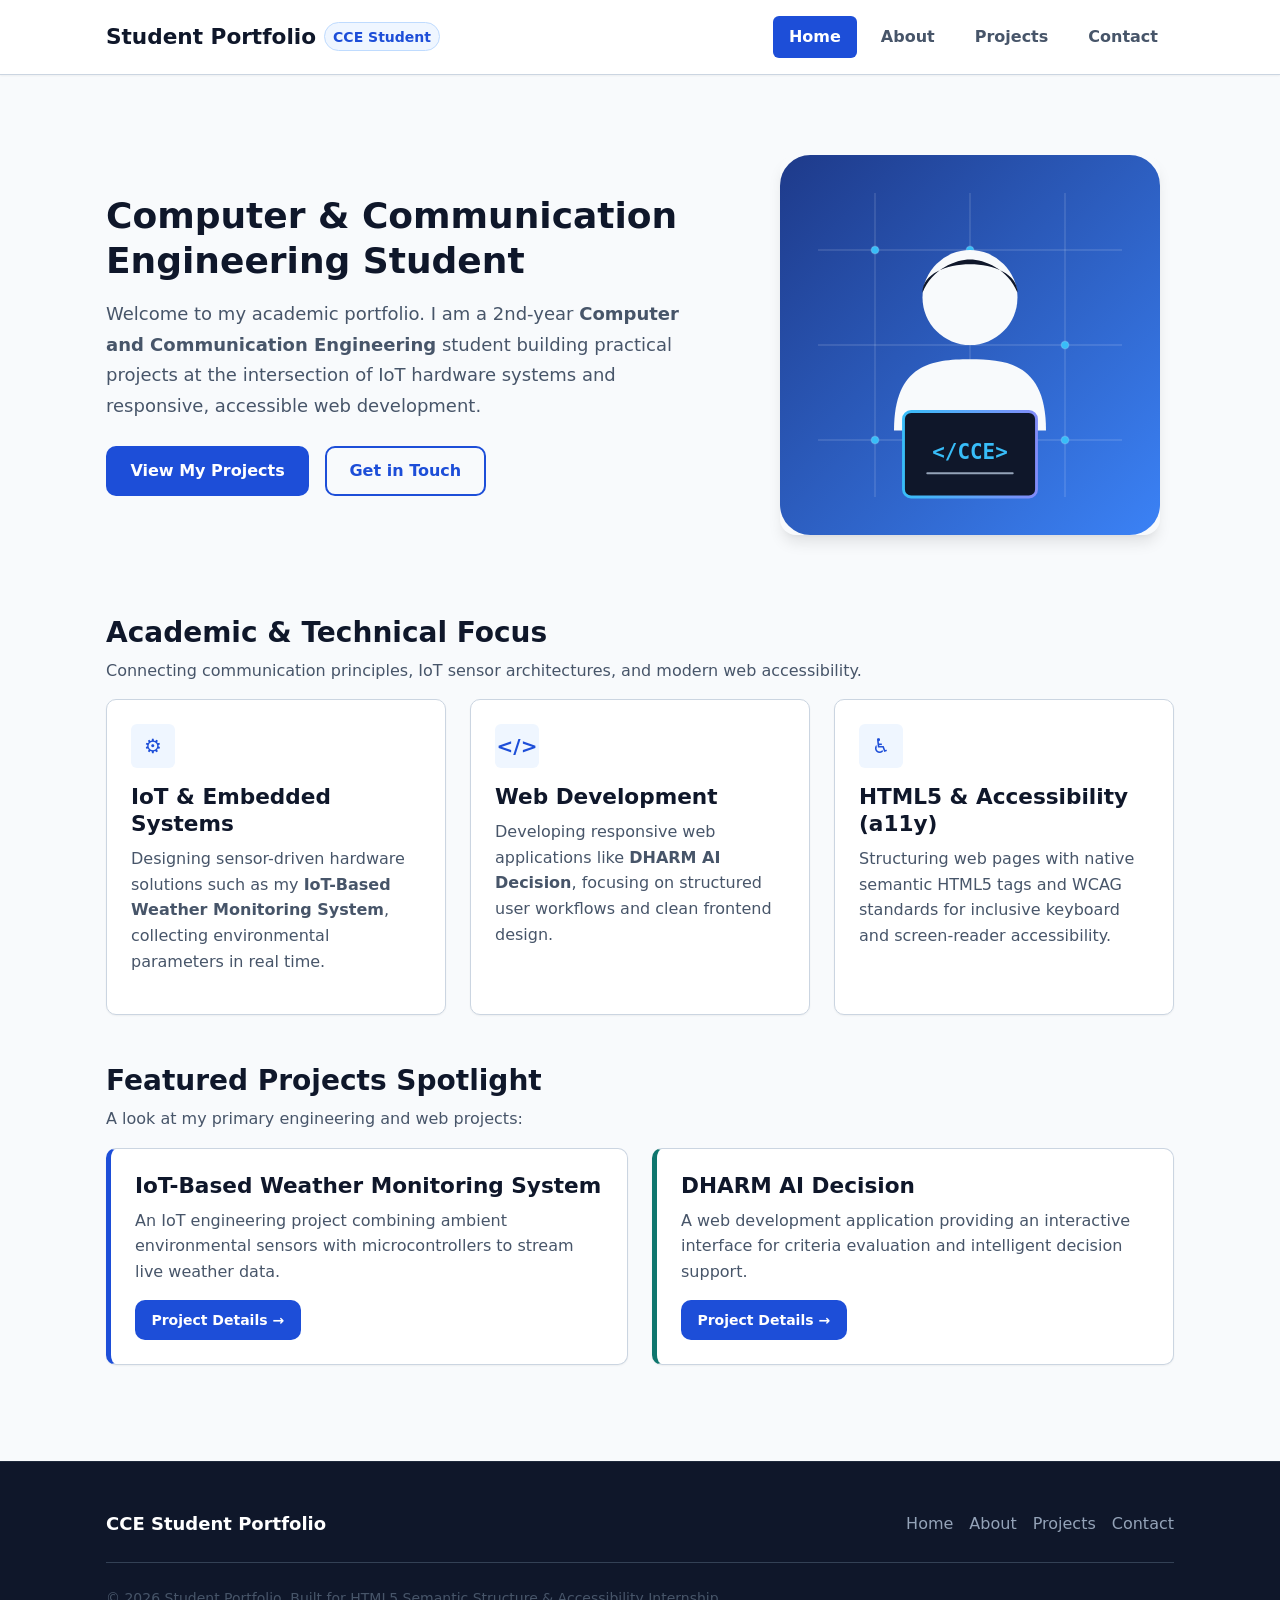
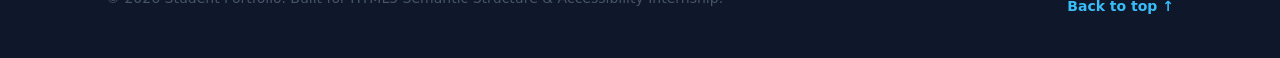
<file: index.html>
<!DOCTYPE html>
<html lang="en">
<head>
  <!-- Character encoding ensures correct rendering of standard and special characters -->
  <meta charset="UTF-8">
  <!-- Viewport meta tag makes the website responsive on mobile and desktop devices -->
  <meta name="viewport" content="width=device-width, initial-scale=1.0">
  
  <!-- SEO-friendly title and meta description -->
  <title>Student Portfolio | 2nd-Year Computer &amp; Communication Engineering</title>
  <meta name="description" content="Portfolio of a 2nd-year Computer and Communication Engineering student featuring an IoT-Based Weather Monitoring System, DHARM AI Decision web project, and accessible design.">
  <meta name="author" content="Computer &amp; Communication Engineering Student">

  <!-- External Stylesheet -->
  <link rel="stylesheet" href="style.css">
</head>
<body id="top">

  <!-- 
    ACCESSIBILITY FEATURE: Skip Link
    Allows keyboard and screen-reader users to skip repeated navigation links 
    and jump straight to the unique content of this page.
  -->
  <a href="#main-content" class="skip-link">Skip to main content</a>

  <!-- 
    SEMANTIC ELEMENT: <header>
    Represents introductory content and navigational aids for the entire website.
  -->
  <header class="site-header">
    <div class="container">
      <!-- Site Brand / Identity -->
      <a href="index.html" class="brand-link" aria-label="Student Portfolio Home">
        Student Portfolio
        <span class="brand-badge">CCE Student</span>
      </a>

      <!-- 
        SEMANTIC ELEMENT: <nav>
        Defines a block of primary navigation links.
        aria-label="Main Navigation" provides screen reader users with a clear landmark description.
      -->
      <nav class="main-nav" aria-label="Main Navigation">
        <ul>
          <!-- aria-current="page" informs assistive technologies which link represents the active page -->
          <li><a href="index.html" class="active" aria-current="page">Home</a></li>
          <li><a href="about.html">About</a></li>
          <li><a href="projects.html">Projects</a></li>
          <li><a href="contact.html">Contact</a></li>
        </ul>
      </nav>
    </div>
  </header>

  <!-- 
    SEMANTIC ELEMENT: <main>
    Contains the central, unique content of this document. Only one visible <main> 
    should exist per page. The id="main-content" is targeted by the skip link.
  -->
  <main id="main-content">
    <div class="container">

      <!-- 
        SEMANTIC ELEMENT: <section>
        Groups thematically related content together. 
        aria-labelledby connects this section to its primary heading for screen readers.
      -->
      <section class="hero-section" aria-labelledby="hero-title">
        <div class="hero-content">
          <!-- 
            HEADING HIERARCHY: <h1>
            Each page should have exactly one <h1> that clearly states the page's main topic.
          -->
          <h1 id="hero-title">Computer &amp; Communication Engineering Student</h1>
          <p class="hero-subtitle">
            Welcome to my academic portfolio. I am a 2nd-year <strong>Computer and Communication Engineering</strong> 
            student building practical projects at the intersection of IoT hardware systems and responsive, 
            accessible web development.
          </p>
          <div class="hero-cta">
            <a href="projects.html" class="btn btn-primary">View My Projects</a>
            <a href="contact.html" class="btn btn-secondary">Get in Touch</a>
          </div>
        </div>

        <div class="hero-image-wrapper">
          <!-- 
            ACCESSIBILITY: Meaningful alt text
            Describes the image purpose so screen reader users receive equal context.
          -->
          <img 
            src="images/profile-placeholder.svg" 
            alt="Vector illustration representing a Computer and Communication Engineering student with a laptop" 
            width="380" 
            height="380"
          >
        </div>
      </section>

      <!-- Core Academic Focus Section -->
      <section class="focus-section" aria-labelledby="focus-title">
        <h2 id="focus-title">Academic &amp; Technical Focus</h2>
        <p>Connecting communication principles, IoT sensor architectures, and modern web accessibility.</p>
        
        <div class="cards-grid">
          <!-- 
            SEMANTIC ELEMENT: <article>
            Represents an independent, self-contained piece of content.
          -->
          <article class="card">
            <div class="card-icon" aria-hidden="true">&#9881;</div>
            <h3>IoT &amp; Embedded Systems</h3>
            <p>
              Designing sensor-driven hardware solutions such as my 
              <strong>IoT-Based Weather Monitoring System</strong>, collecting environmental parameters in real time.
            </p>
          </article>

          <article class="card">
            <div class="card-icon" aria-hidden="true">&lt;/&gt;</div>
            <h3>Web Development</h3>
            <p>
              Developing responsive web applications like <strong>DHARM AI Decision</strong>, 
              focusing on structured user workflows and clean frontend design.
            </p>
          </article>

          <article class="card">
            <div class="card-icon" aria-hidden="true">&#9855;</div>
            <h3>HTML5 &amp; Accessibility (a11y)</h3>
            <p>
              Structuring web pages with native semantic HTML5 tags and WCAG standards for 
              inclusive keyboard and screen-reader accessibility.
            </p>
          </article>
        </div>
      </section>

      <!-- Featured Projects Teaser Section -->
      <section class="preview-section" aria-labelledby="preview-title">
        <h2 id="preview-title">Featured Projects Spotlight</h2>
        <p>A look at my primary engineering and web projects:</p>

        <div class="cards-grid" style="margin-top: 1rem;">
          <article class="card" style="border-left: 5px solid var(--color-primary);">
            <h3>IoT-Based Weather Monitoring System</h3>
            <p>
              An IoT engineering project combining ambient environmental sensors with microcontrollers 
              to stream live weather data.
            </p>
            <a href="projects.html" class="btn btn-sm btn-primary">Project Details &rarr;</a>
          </article>

          <article class="card" style="border-left: 5px solid var(--color-secondary);">
            <h3>DHARM AI Decision</h3>
            <p>
              A web development application providing an interactive interface for criteria evaluation 
              and intelligent decision support.
            </p>
            <a href="projects.html" class="btn btn-sm btn-primary">Project Details &rarr;</a>
          </article>
        </div>
      </section>

    </div>
  </main>

  <!-- 
    SEMANTIC ELEMENT: <footer>
    Represents metadata, copyright details, and secondary links for the enclosing page or document.
  -->
  <footer class="site-footer">
    <div class="container">
      <div class="footer-top">
        <div class="footer-brand">CCE Student Portfolio</div>
        <nav class="footer-nav" aria-label="Footer Navigation">
          <ul>
            <li><a href="index.html">Home</a></li>
            <li><a href="about.html">About</a></li>
            <li><a href="projects.html">Projects</a></li>
            <li><a href="contact.html">Contact</a></li>
          </ul>
        </nav>
      </div>

      <div class="footer-bottom">
        <p>&copy; 2026 Student Portfolio. Built for HTML5 Semantic Structure &amp; Accessibility Internship.</p>
        <a href="#top" class="back-to-top" aria-label="Scroll back to top of the page">Back to top &uarr;</a>
      </div>
    </div>
  </footer>

</body>
</html>
</file>
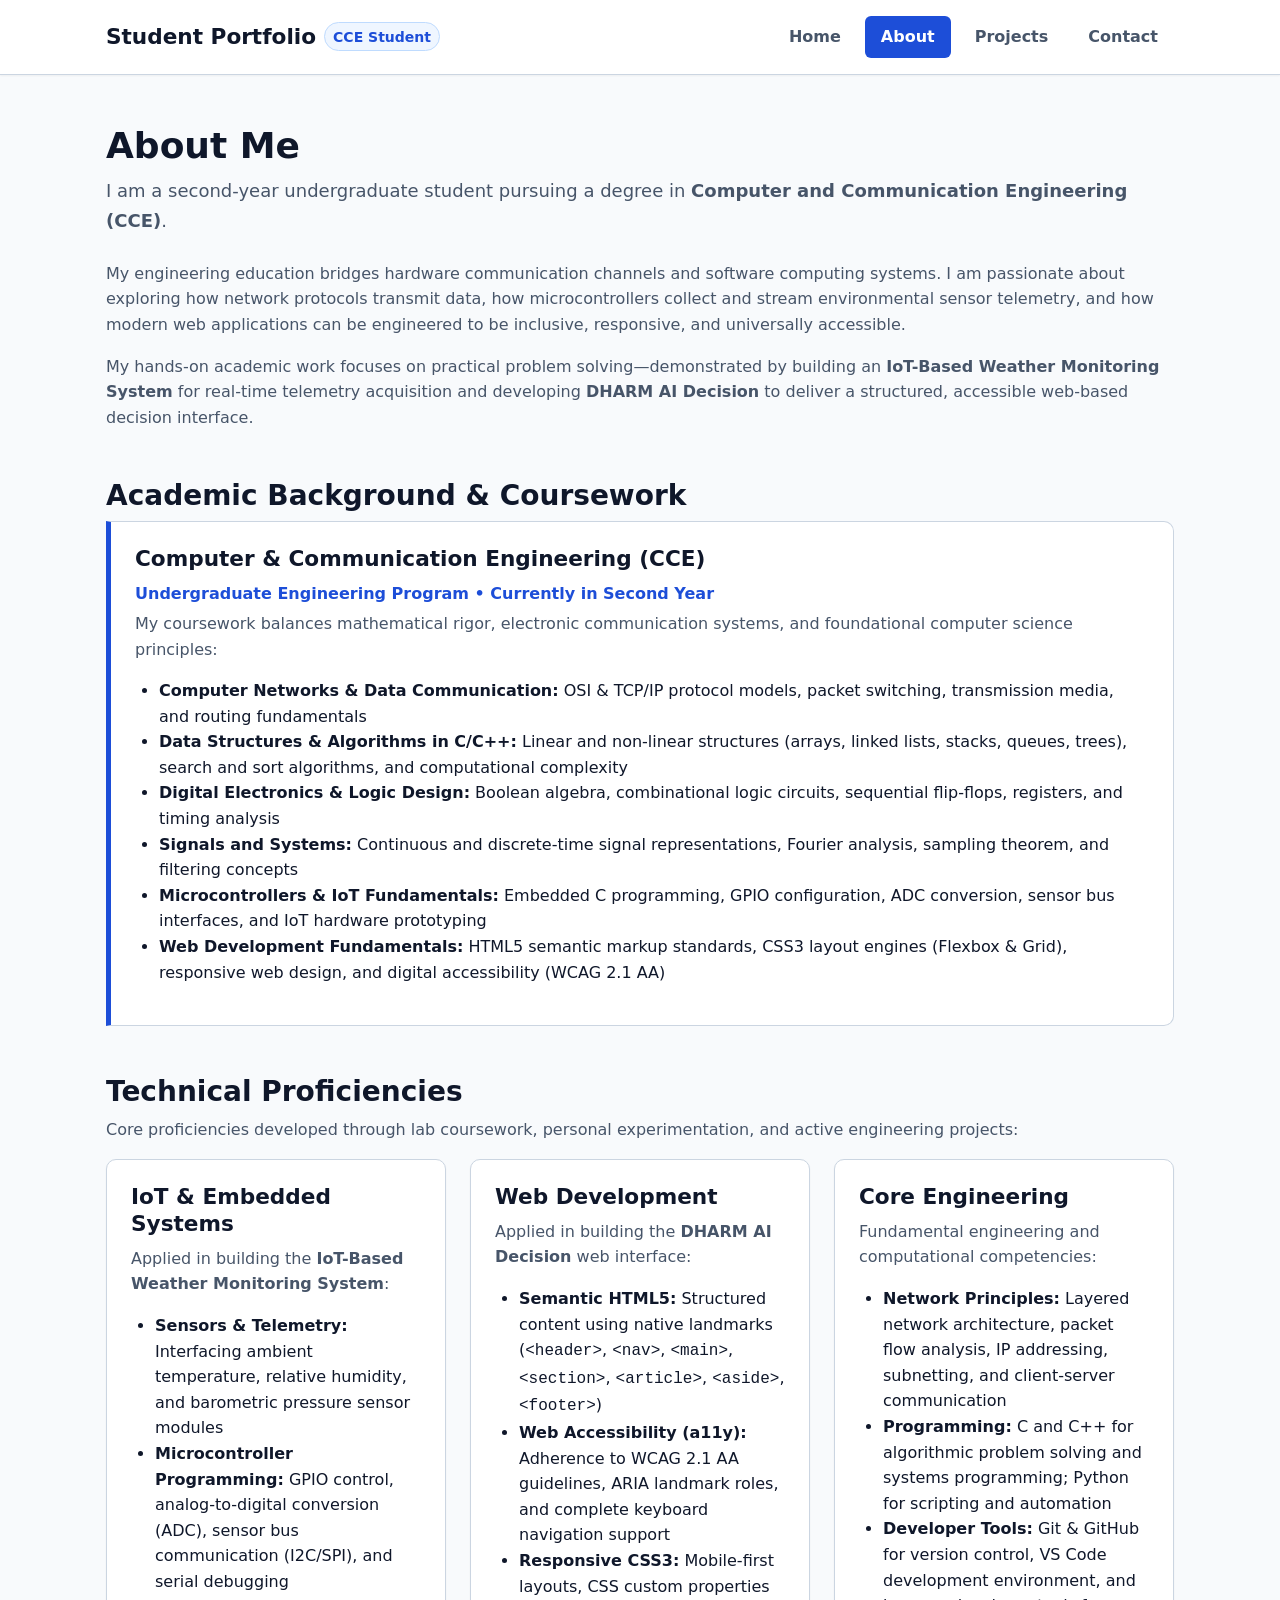
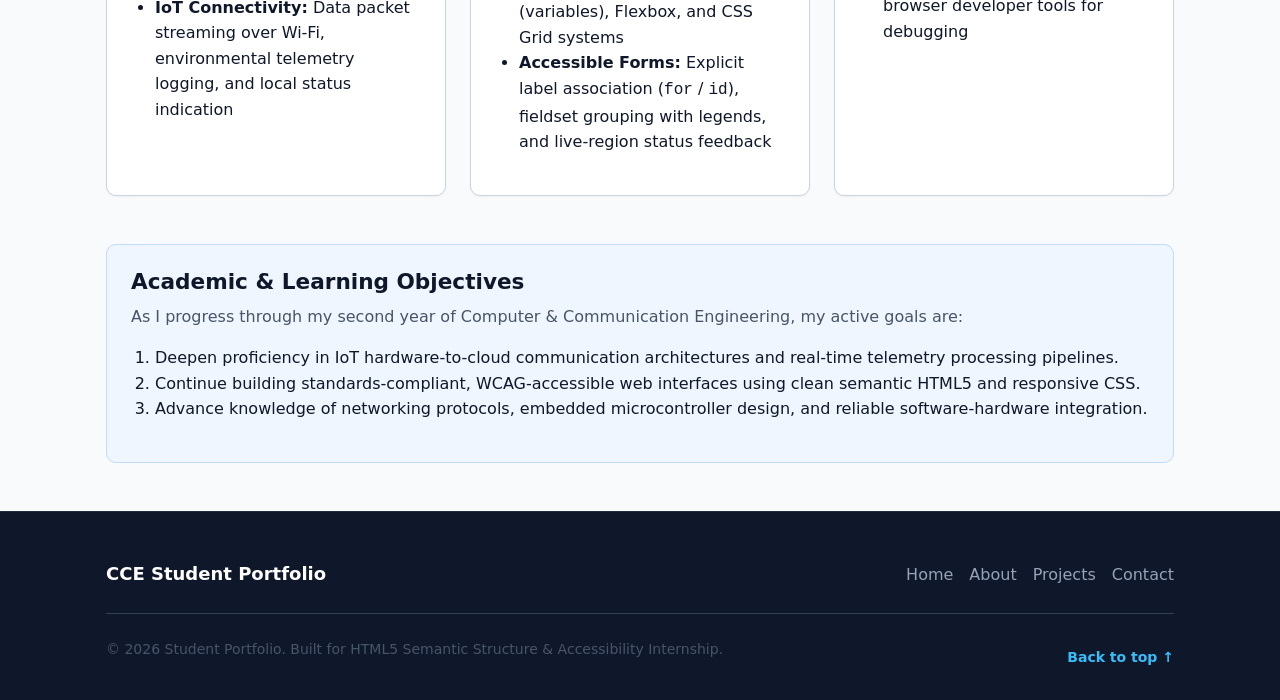
<file: about.html>
<!DOCTYPE html>
<html lang="en">
<head>
  <meta charset="UTF-8">
  <meta name="viewport" content="width=device-width, initial-scale=1.0">
  
  <!-- SEO: Page title and meta description -->
  <title>About Me &amp; Skills | 2nd-Year CCE Student Portfolio</title>
  <meta name="description" content="Academic background, CCE coursework, technical proficiencies, and learning objectives of a second-year Computer and Communication Engineering student.">
  <meta name="author" content="Computer &amp; Communication Engineering Student">

  <!-- Link to central stylesheet -->
  <link rel="stylesheet" href="style.css">
</head>
<body id="top">

  <!-- 
    ACCESSIBILITY FEATURE: Skip Link
    Allows keyboard and screen-reader users to skip repeated navigation links 
    and jump straight to the main content of the About page.
  -->
  <a href="#main-content" class="skip-link">Skip to main content</a>

  <!-- 
    SEMANTIC ELEMENT: <header>
    Site header with brand link and primary navigation landmark.
  -->
  <header class="site-header">
    <div class="container">
      <a href="index.html" class="brand-link" aria-label="Student Portfolio Home">
        Student Portfolio
        <span class="brand-badge">CCE Student</span>
      </a>

      <!-- Primary navigation: 'About' is marked as active using aria-current="page" -->
      <nav class="main-nav" aria-label="Main Navigation">
        <ul>
          <li><a href="index.html">Home</a></li>
          <li><a href="about.html" class="active" aria-current="page">About</a></li>
          <li><a href="projects.html">Projects</a></li>
          <li><a href="contact.html">Contact</a></li>
        </ul>
      </nav>
    </div>
  </header>

  <!-- 
    SEMANTIC ELEMENT: <main>
    Unique content of the About page.
  -->
  <main id="main-content">
    <div class="container">

      <!-- 
        SECTION 1: About Me
        Primary topic introduced with a single <h1>
      -->
      <section class="about-intro" aria-labelledby="about-heading">
        <h1 id="about-heading">About Me</h1>
        <p class="hero-subtitle">
          I am a second-year undergraduate student pursuing a degree in 
          <strong>Computer and Communication Engineering (CCE)</strong>.
        </p>
        <p>
          My engineering education bridges hardware communication channels and software computing systems. 
          I am passionate about exploring how network protocols transmit data, how microcontrollers collect 
          and stream environmental sensor telemetry, and how modern web applications can be engineered to be 
          inclusive, responsive, and universally accessible.
        </p>
        <p>
          My hands-on academic work focuses on practical problem solving—demonstrated by building an 
          <strong>IoT-Based Weather Monitoring System</strong> for real-time telemetry acquisition and developing 
          <strong>DHARM AI Decision</strong> to deliver a structured, accessible web-based decision interface.
        </p>
      </section>

      <!-- 
        SECTION 2: Academic Background & Coursework
        Structured using semantic <section>, <article>, and an unordered list (<ul>)
      -->
      <section class="education-section" aria-labelledby="academic-heading">
        <h2 id="academic-heading">Academic Background &amp; Coursework</h2>
        
        <div class="edu-list">
          <article class="edu-card">
            <h3>Computer &amp; Communication Engineering (CCE)</h3>
            <p class="edu-institution">Undergraduate Engineering Program &bull; Currently in Second Year</p>
            <p>
              My coursework balances mathematical rigor, electronic communication systems, and foundational 
              computer science principles:
            </p>
            <ul>
              <li><strong>Computer Networks &amp; Data Communication:</strong> OSI &amp; TCP/IP protocol models, packet switching, transmission media, and routing fundamentals</li>
              <li><strong>Data Structures &amp; Algorithms in C/C++:</strong> Linear and non-linear structures (arrays, linked lists, stacks, queues, trees), search and sort algorithms, and computational complexity</li>
              <li><strong>Digital Electronics &amp; Logic Design:</strong> Boolean algebra, combinational logic circuits, sequential flip-flops, registers, and timing analysis</li>
              <li><strong>Signals and Systems:</strong> Continuous and discrete-time signal representations, Fourier analysis, sampling theorem, and filtering concepts</li>
              <li><strong>Microcontrollers &amp; IoT Fundamentals:</strong> Embedded C programming, GPIO configuration, ADC conversion, sensor bus interfaces, and IoT hardware prototyping</li>
              <li><strong>Web Development Fundamentals:</strong> HTML5 semantic markup standards, CSS3 layout engines (Flexbox &amp; Grid), responsive web design, and digital accessibility (WCAG 2.1 AA)</li>
            </ul>
          </article>
        </div>
      </section>

      <!-- 
        SECTION 3: Technical Proficiencies
        Grouped under an <h2> heading with Subsections 4, 5, and 6 nested as <h3> articles
      -->
      <section class="skills-section" aria-labelledby="proficiencies-heading">
        <h2 id="proficiencies-heading">Technical Proficiencies</h2>
        <p>
          Core proficiencies developed through lab coursework, personal experimentation, and active engineering projects:
        </p>

        <div class="cards-grid">

          <!-- 
            SECTION 4: IoT & Embedded Systems (h3)
          -->
          <article class="card" aria-labelledby="iot-skills-heading">
            <h3 id="iot-skills-heading">IoT &amp; Embedded Systems</h3>
            <p>Applied in building the <strong>IoT-Based Weather Monitoring System</strong>:</p>
            <ul>
              <li><strong>Sensors &amp; Telemetry:</strong> Interfacing ambient temperature, relative humidity, and barometric pressure sensor modules</li>
              <li><strong>Microcontroller Programming:</strong> GPIO control, analog-to-digital conversion (ADC), sensor bus communication (I2C/SPI), and serial debugging</li>
              <li><strong>IoT Connectivity:</strong> Data packet streaming over Wi-Fi, environmental telemetry logging, and local status indication</li>
            </ul>
          </article>

          <!-- 
            SECTION 5: Web Development (h3)
          -->
          <article class="card" aria-labelledby="web-skills-heading">
            <h3 id="web-skills-heading">Web Development</h3>
            <p>Applied in building the <strong>DHARM AI Decision</strong> web interface:</p>
            <ul>
              <li><strong>Semantic HTML5:</strong> Structured content using native landmarks (<code>&lt;header&gt;</code>, <code>&lt;nav&gt;</code>, <code>&lt;main&gt;</code>, <code>&lt;section&gt;</code>, <code>&lt;article&gt;</code>, <code>&lt;aside&gt;</code>, <code>&lt;footer&gt;</code>)</li>
              <li><strong>Web Accessibility (a11y):</strong> Adherence to WCAG 2.1 AA guidelines, ARIA landmark roles, and complete keyboard navigation support</li>
              <li><strong>Responsive CSS3:</strong> Mobile-first layouts, CSS custom properties (variables), Flexbox, and CSS Grid systems</li>
              <li><strong>Accessible Forms:</strong> Explicit label association (<code>for</code> / <code>id</code>), fieldset grouping with legends, and live-region status feedback</li>
            </ul>
          </article>

          <!-- 
            SECTION 6: Core Engineering (h3)
          -->
          <article class="card" aria-labelledby="engineering-skills-heading">
            <h3 id="engineering-skills-heading">Core Engineering</h3>
            <p>Fundamental engineering and computational competencies:</p>
            <ul>
              <li><strong>Network Principles:</strong> Layered network architecture, packet flow analysis, IP addressing, subnetting, and client-server communication</li>
              <li><strong>Programming:</strong> C and C++ for algorithmic problem solving and systems programming; Python for scripting and automation</li>
              <li><strong>Developer Tools:</strong> Git &amp; GitHub for version control, VS Code development environment, and browser developer tools for debugging</li>
            </ul>
          </article>

        </div>
      </section>

      <!-- 
        SECTION 7: Academic & Learning Objectives (h2)
        Housed inside a semantic <aside> representing forward-looking learning milestones
        Formatted using an ordered list (<ol>) for all three objectives
      -->
      <aside aria-labelledby="objectives-heading">
        <h2 id="objectives-heading" style="margin-top: 0; font-size: 1.35rem;">Academic &amp; Learning Objectives</h2>
        <p>As I progress through my second year of Computer &amp; Communication Engineering, my active goals are:</p>
        <ol>
          <li>Deepen proficiency in IoT hardware-to-cloud communication architectures and real-time telemetry processing pipelines.</li>
          <li>Continue building standards-compliant, WCAG-accessible web interfaces using clean semantic HTML5 and responsive CSS.</li>
          <li>Advance knowledge of networking protocols, embedded microcontroller design, and reliable software-hardware integration.</li>
        </ol>
      </aside>

    </div>
  </main>

  <!-- 
    SEMANTIC ELEMENT: <footer>
    Contains site metadata, secondary navigation, and return-to-top anchor.
  -->
  <footer class="site-footer">
    <div class="container">
      <div class="footer-top">
        <div class="footer-brand">CCE Student Portfolio</div>
        <nav class="footer-nav" aria-label="Footer Navigation">
          <ul>
            <li><a href="index.html">Home</a></li>
            <li><a href="about.html">About</a></li>
            <li><a href="projects.html">Projects</a></li>
            <li><a href="contact.html">Contact</a></li>
          </ul>
        </nav>
      </div>

      <div class="footer-bottom">
        <p>&copy; 2026 Student Portfolio. Built for HTML5 Semantic Structure &amp; Accessibility Internship.</p>
        <a href="#top" class="back-to-top" aria-label="Scroll back to top of the page">Back to top &uarr;</a>
      </div>
    </div>
  </footer>

</body>
</html>
</file>
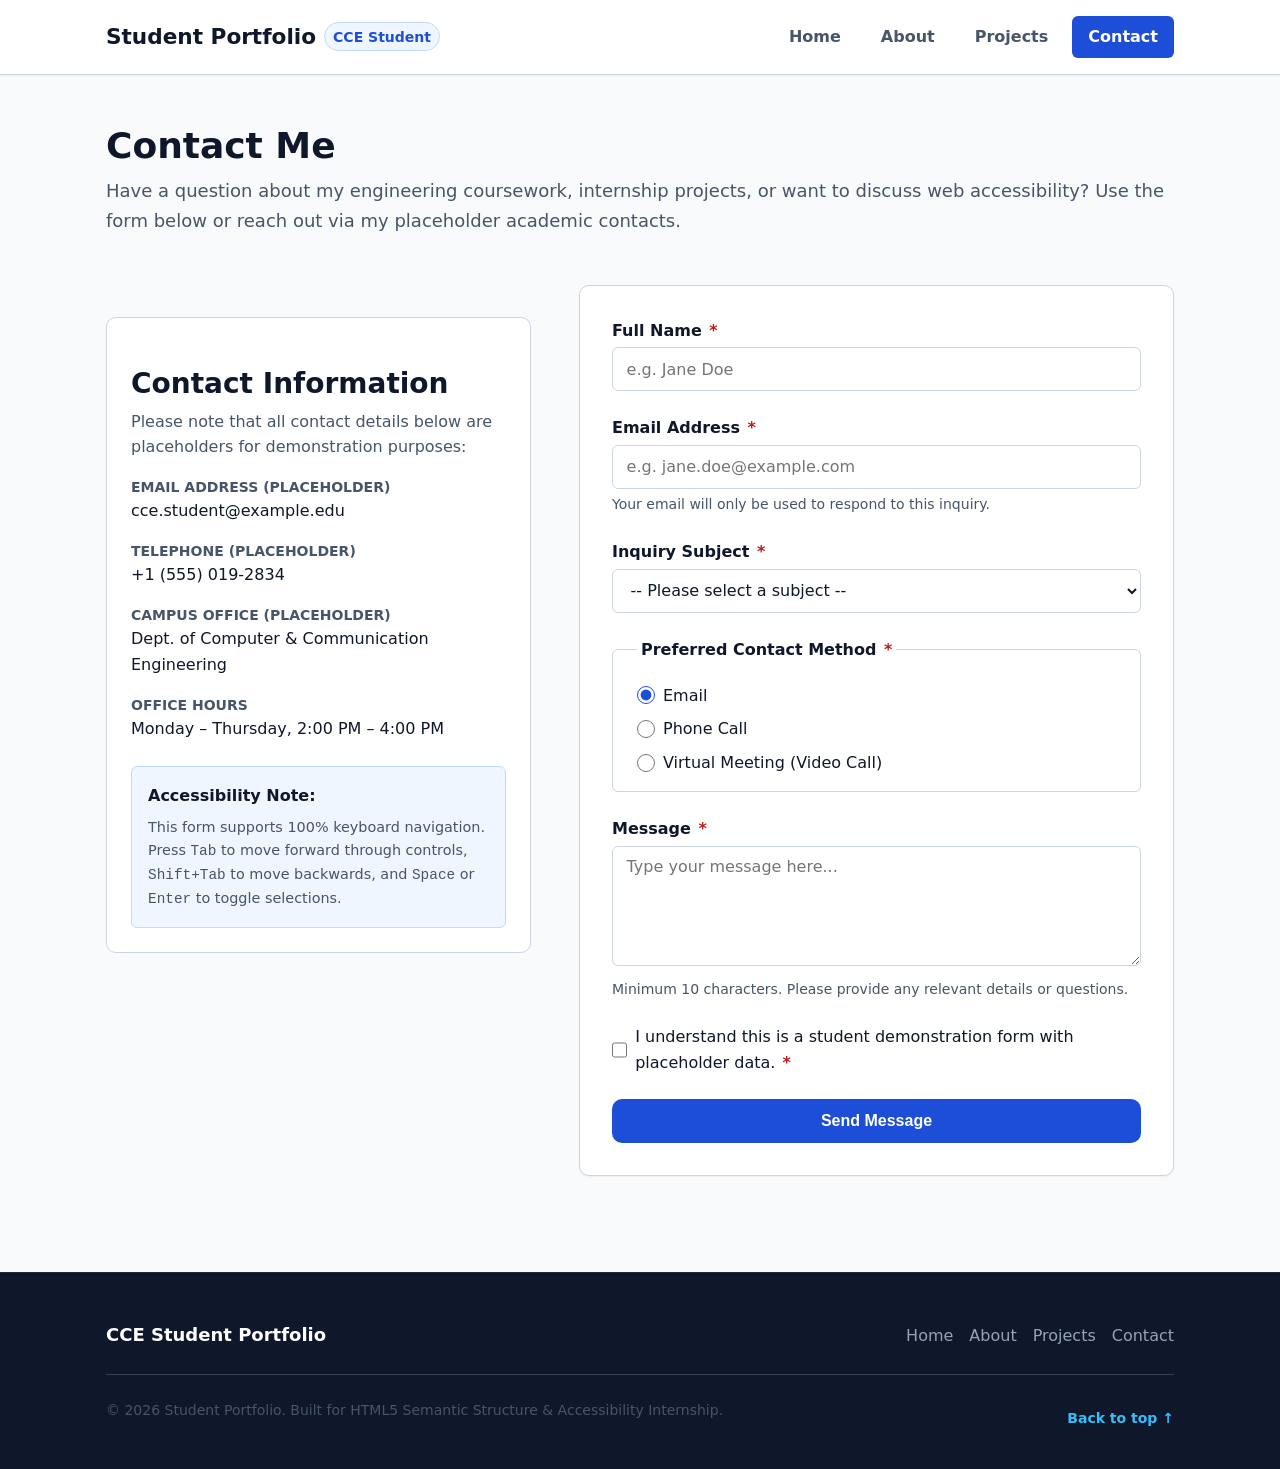
<file: contact.html>
<!DOCTYPE html>
<html lang="en">
<head>
  <meta charset="UTF-8">
  <meta name="viewport" content="width=device-width, initial-scale=1.0">
  
  <!-- SEO: Title and description for the Contact page -->
  <title>Contact Me | CCE Student Portfolio</title>
  <meta name="description" content="Get in touch with a 2nd-year CCE student using a keyboard-accessible, screen-reader friendly contact form with accessible labels and ARIA support.">
  <meta name="author" content="Computer &amp; Communication Engineering Student">

  <!-- Link to centralized stylesheet -->
  <link rel="stylesheet" href="style.css">
</head>
<body id="top">

  <!-- Keyboard navigation skip link -->
  <a href="#main-content" class="skip-link">Skip to main content</a>

  <!-- Global Header -->
  <header class="site-header">
    <div class="container">
      <a href="index.html" class="brand-link" aria-label="Student Portfolio Home">
        Student Portfolio
        <span class="brand-badge">CCE Student</span>
      </a>

      <!-- Main Navigation with 'Contact' marked as active -->
      <nav class="main-nav" aria-label="Main Navigation">
        <ul>
          <li><a href="index.html">Home</a></li>
          <li><a href="about.html">About</a></li>
          <li><a href="projects.html">Projects</a></li>
          <li><a href="contact.html" class="active" aria-current="page">Contact</a></li>
        </ul>
      </nav>
    </div>
  </header>

  <!-- Unique page content -->
  <main id="main-content">
    <div class="container">

      <!-- Section Heading -->
      <section class="contact-header" aria-labelledby="contact-heading">
        <h1 id="contact-heading">Contact Me</h1>
        <p class="hero-subtitle">
          Have a question about my engineering coursework, internship projects, or want to discuss 
          web accessibility? Use the form below or reach out via my placeholder academic contacts.
        </p>
      </section>

      <!-- 
        LAYOUT GRID: Contact Information + Accessible Form
      -->
      <div class="contact-layout">

        <!-- 
          SEMANTIC ELEMENT: <aside>
          Houses supplementary contact details alongside the main form.
        -->
        <aside class="contact-info-panel" aria-labelledby="info-heading">
          <h2 id="info-heading">Contact Information</h2>
          <p>Please note that all contact details below are placeholders for demonstration purposes:</p>

          <ul class="contact-info-list">
            <li>
              <span class="contact-info-label">Email Address (Placeholder)</span>
              <span class="contact-info-val">cce.student@example.edu</span>
            </li>
            <li>
              <span class="contact-info-label">Telephone (Placeholder)</span>
              <span class="contact-info-val">+1 (555) 019-2834</span>
            </li>
            <li>
              <span class="contact-info-label">Campus Office (Placeholder)</span>
              <span class="contact-info-val">Dept. of Computer &amp; Communication Engineering</span>
            </li>
            <li>
              <span class="contact-info-label">Office Hours</span>
              <span class="contact-info-val">Monday &ndash; Thursday, 2:00 PM &ndash; 4:00 PM</span>
            </li>
          </ul>

          <div style="margin-top: 1.5rem; padding: 1rem; background-color: var(--color-primary-light); border-radius: var(--radius-sm); border: 1px solid #bfdbfe;">
            <strong>Accessibility Note:</strong>
            <p style="margin: 0.5rem 0 0 0; font-size: 0.9rem;">
              This form supports 100% keyboard navigation. Press <kbd>Tab</kbd> to move forward through controls, 
              <kbd>Shift+Tab</kbd> to move backwards, and <kbd>Space</kbd> or <kbd>Enter</kbd> to toggle selections.
            </p>
          </div>
        </aside>

        <!-- 
          SEMANTIC ELEMENT: <section> for the Contact Form
        -->
        <section class="form-wrapper" aria-labelledby="form-title">
          <h2 id="form-title" class="sr-only">Send a Message Form</h2>

          <!-- 
            ACCESSIBLE FORM BEST PRACTICES:
            1. Every input has a corresponding <label for="id"> matching the input id.
            2. Required fields use both 'required' and 'aria-required="true"'.
            3. Helper instructions use 'aria-describedby' referencing helper text elements.
            4. Related choices are grouped inside a <fieldset> with a descriptive <legend>.
            5. An aria-live="polite" region announces status messages to screen readers.
          -->
          <form id="portfolio-contact-form" class="accessible-form" action="#" method="post">
            
            <!-- Full Name Field -->
            <div class="form-group">
              <label for="full-name">
                Full Name <span class="required-indicator" aria-hidden="true">*</span>
              </label>
              <input 
                type="text" 
                id="full-name" 
                name="full-name" 
                required 
                aria-required="true" 
                autocomplete="name"
                placeholder="e.g. Jane Doe"
              >
            </div>

            <!-- Email Address Field -->
            <div class="form-group">
              <label for="email-address">
                Email Address <span class="required-indicator" aria-hidden="true">*</span>
              </label>
              <input 
                type="email" 
                id="email-address" 
                name="email-address" 
                required 
                aria-required="true" 
                autocomplete="email"
                aria-describedby="email-help"
                placeholder="e.g. jane.doe@example.com"
              >
              <!-- Descriptive hint for screen reader and visual users -->
              <small id="email-help" class="form-hint">
                Your email will only be used to respond to this inquiry.
              </small>
            </div>

            <!-- Subject Dropdown Field -->
            <div class="form-group">
              <label for="subject-select">
                Inquiry Subject <span class="required-indicator" aria-hidden="true">*</span>
              </label>
              <select id="subject-select" name="subject-select" required aria-required="true">
                <option value="" disabled selected>-- Please select a subject --</option>
                <option value="internship">Internship Opportunity</option>
                <option value="collaboration">Project &amp; Research Collaboration</option>
                <option value="accessibility">Feedback on Web Accessibility</option>
                <option value="general">General Student Inquiry</option>
              </select>
            </div>

            <!-- 
              SEMANTIC FORM ELEMENT: <fieldset> & <legend>
              Used to group related form controls together semantically.
              Critical for radio buttons and checkboxes so assistive technologies 
              announce the group context (the legend) along with each individual choice.
            -->
            <fieldset>
              <legend>Preferred Contact Method <span class="required-indicator" aria-hidden="true">*</span></legend>
              <div class="radio-group">
                <div class="radio-item">
                  <input type="radio" id="pref-email" name="contact-pref" value="email" checked required>
                  <label for="pref-email">Email</label>
                </div>
                <div class="radio-item">
                  <input type="radio" id="pref-phone" name="contact-pref" value="phone">
                  <label for="pref-phone">Phone Call</label>
                </div>
                <div class="radio-item">
                  <input type="radio" id="pref-video" name="contact-pref" value="video">
                  <label for="pref-video">Virtual Meeting (Video Call)</label>
                </div>
              </div>
            </fieldset>

            <!-- Message Textarea Field -->
            <div class="form-group">
              <label for="user-message">
                Message <span class="required-indicator" aria-hidden="true">*</span>
              </label>
              <textarea 
                id="user-message" 
                name="user-message" 
                rows="5" 
                required 
                aria-required="true" 
                aria-describedby="message-help"
                placeholder="Type your message here..."
              ></textarea>
              <small id="message-help" class="form-hint">
                Minimum 10 characters. Please provide any relevant details or questions.
              </small>
            </div>

            <!-- Confirmation Checkbox -->
            <div class="form-group">
              <div class="checkbox-item">
                <input type="checkbox" id="consent-check" name="consent-check" required aria-required="true">
                <label for="consent-check">
                  I understand this is a student demonstration form with placeholder data.
                  <span class="required-indicator" aria-hidden="true">*</span>
                </label>
              </div>
            </div>

            <!-- Submit Button -->
            <button type="submit" class="btn btn-primary" style="width: 100%;">
              Send Message
            </button>

            <!-- 
              ACCESSIBILITY FEATURE: Live Region
              role="status" and aria-live="polite" inform assistive technologies when this 
              element receives content dynamically, announcing confirmation without interrupting the user.
            -->
            <div 
              id="form-status" 
              role="status" 
              aria-live="polite" 
              class="form-status"
            ></div>

          </form>
        </section>

      </div>

    </div>
  </main>

  <!-- Global Footer -->
  <footer class="site-footer">
    <div class="container">
      <div class="footer-top">
        <div class="footer-brand">CCE Student Portfolio</div>
        <nav class="footer-nav" aria-label="Footer Navigation">
          <ul>
            <li><a href="index.html">Home</a></li>
            <li><a href="about.html">About</a></li>
            <li><a href="projects.html">Projects</a></li>
            <li><a href="contact.html">Contact</a></li>
          </ul>
        </nav>
      </div>

      <div class="footer-bottom">
        <p>&copy; 2026 Student Portfolio. Built for HTML5 Semantic Structure &amp; Accessibility Internship.</p>
        <a href="#top" class="back-to-top" aria-label="Scroll back to top of the page">Back to top &uarr;</a>
      </div>
    </div>
  </footer>

  <!-- 
    Accessible Form Submission Script (Beginner-friendly vanilla JavaScript)
    Intercepts the submit event to demonstrate how an accessible status message works 
    without needing a backend server.
  -->
  <script>
    document.addEventListener('DOMContentLoaded', function () {
      const form = document.getElementById('portfolio-contact-form');
      const statusBox = document.getElementById('form-status');

      if (form && statusBox) {
        form.addEventListener('submit', function (event) {
          event.preventDefault(); // Prevent standard page refresh for demo

          const nameInput = document.getElementById('full-name');
          const senderName = nameInput ? nameInput.value.trim() : 'Friend';

          // Update status live region
          statusBox.textContent = `Thank you, ${senderName}! Your message has been received successfully. (This is a local demonstration).`;
          statusBox.className = 'form-status is-visible';
          
          // Reset form fields
          form.reset();

          // Move focus to status message so screen readers and keyboard users immediately register the confirmation
          statusBox.setAttribute('tabindex', '-1');
          statusBox.focus();
        });
      }
    });
  </script>

</body>
</html>
</file>
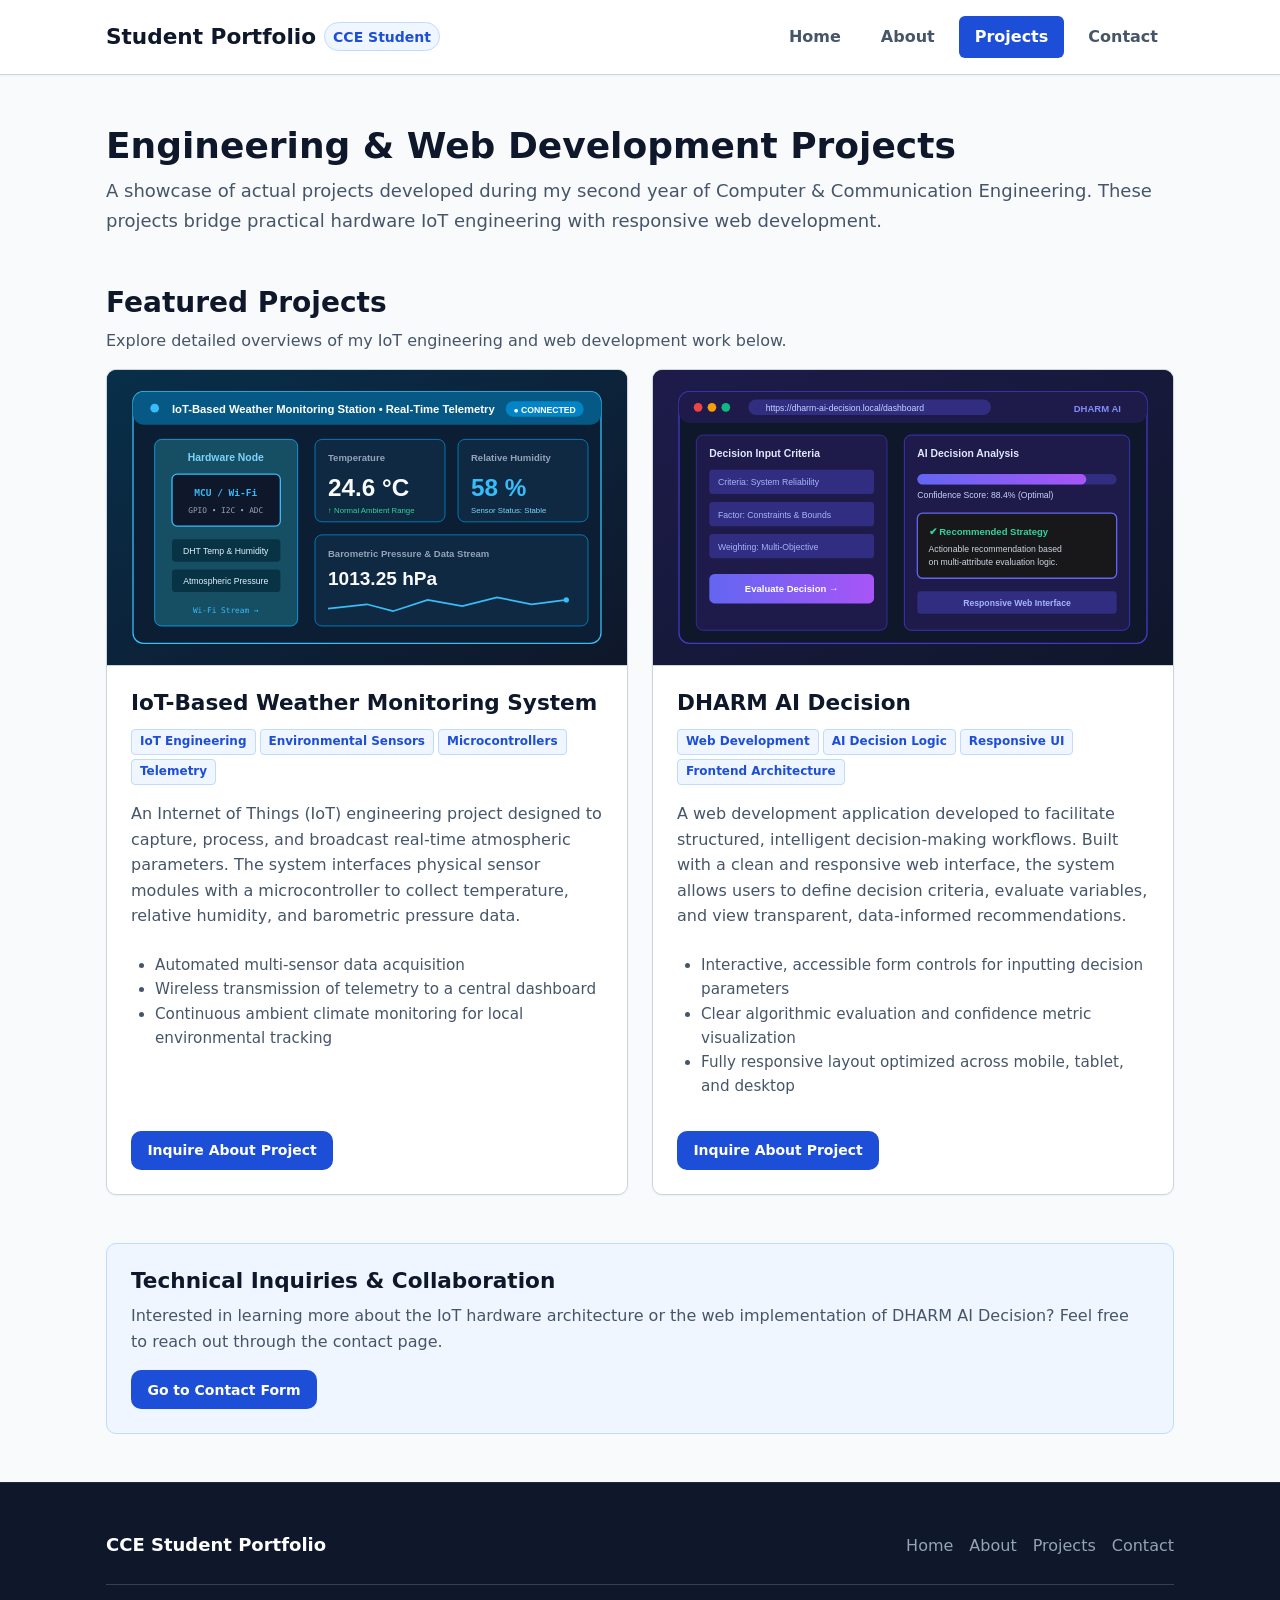
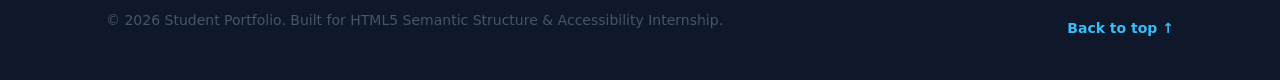
<file: projects.html>
<!DOCTYPE html>
<html lang="en">
<head>
  <meta charset="UTF-8">
  <meta name="viewport" content="width=device-width, initial-scale=1.0">
  
  <!-- SEO: Page title and meta description -->
  <title>Projects | CCE Student Portfolio - IoT &amp; Web Development</title>
  <meta name="description" content="Explore actual engineering and web development projects: IoT-Based Weather Monitoring System and DHARM AI Decision by a second-year CCE student.">
  <meta name="author" content="Computer &amp; Communication Engineering Student">

  <!-- Link to centralized stylesheet -->
  <link rel="stylesheet" href="style.css">
</head>
<body id="top">

  <!-- Accessibility skip link -->
  <a href="#main-content" class="skip-link">Skip to main content</a>

  <!-- Global Site Header -->
  <header class="site-header">
    <div class="container">
      <a href="index.html" class="brand-link" aria-label="Student Portfolio Home">
        Student Portfolio
        <span class="brand-badge">CCE Student</span>
      </a>

      <!-- Main Navigation with 'Projects' marked as active -->
      <nav class="main-nav" aria-label="Main Navigation">
        <ul>
          <li><a href="index.html">Home</a></li>
          <li><a href="about.html">About</a></li>
          <li><a href="projects.html" class="active" aria-current="page">Projects</a></li>
          <li><a href="contact.html">Contact</a></li>
        </ul>
      </nav>
    </div>
  </header>

  <!-- Unique page content -->
  <main id="main-content">
    <div class="container">

      <!-- Projects Introduction -->
      <section class="projects-intro" aria-labelledby="projects-heading">
        <h1 id="projects-heading">Engineering &amp; Web Development Projects</h1>
        <p class="hero-subtitle">
          A showcase of actual projects developed during my second year of Computer &amp; Communication Engineering. 
          These projects bridge practical hardware IoT engineering with responsive web development.
        </p>
      </section>

      <!-- Projects Showcase Section -->
      <section class="projects-showcase" aria-labelledby="showcase-heading">
        <h2 id="showcase-heading">Featured Projects</h2>
        <p>Explore detailed overviews of my IoT engineering and web development work below.</p>

        <div class="cards-grid">

          <!-- 
            Project 1: IoT-Based Weather Monitoring System
            Engineering IoT project using sensors and microcontroller telemetry
          -->
          <article class="project-card">
            <img 
              src="images/project-iot-weather.svg" 
              alt="Diagram of the IoT-Based Weather Monitoring System illustrating hardware sensor integration and real-time environmental data telemetry" 
              width="600" 
              height="340"
            >
            <div class="project-body">
              <h3>IoT-Based Weather Monitoring System</h3>
              <ul class="tag-list" aria-label="Technologies used for IoT Weather Monitoring">
                <li class="tag">IoT Engineering</li>
                <li class="tag">Environmental Sensors</li>
                <li class="tag">Microcontrollers</li>
                <li class="tag">Telemetry</li>
              </ul>
              <p>
                An Internet of Things (IoT) engineering project designed to capture, process, and broadcast 
                real-time atmospheric parameters. The system interfaces physical sensor modules with a microcontroller 
                to collect temperature, relative humidity, and barometric pressure data.
              </p>
              <ul style="margin-top: 0.5rem; margin-bottom: 1rem; font-size: 0.95rem; color: var(--color-text-muted);">
                <li>Automated multi-sensor data acquisition</li>
                <li>Wireless transmission of telemetry to a central dashboard</li>
                <li>Continuous ambient climate monitoring for local environmental tracking</li>
              </ul>
              <div class="project-actions">
                <a href="contact.html" class="btn btn-sm btn-primary">Inquire About Project</a>
              </div>
            </div>
          </article>

          <!-- 
            Project 2: DHARM AI Decision
            Web development project focused on intelligent decision support
          -->
          <article class="project-card">
            <img 
              src="images/project-dharm-ai.svg" 
              alt="Mockup illustration of the DHARM AI Decision web development project interface displaying input criteria and decision analysis" 
              width="600" 
              height="340"
            >
            <div class="project-body">
              <h3>DHARM AI Decision</h3>
              <ul class="tag-list" aria-label="Technologies used for DHARM AI Decision">
                <li class="tag">Web Development</li>
                <li class="tag">AI Decision Logic</li>
                <li class="tag">Responsive UI</li>
                <li class="tag">Frontend Architecture</li>
              </ul>
              <p>
                A web development application developed to facilitate structured, intelligent decision-making workflows. 
                Built with a clean and responsive web interface, the system allows users to define decision criteria, 
                evaluate variables, and view transparent, data-informed recommendations.
              </p>
              <ul style="margin-top: 0.5rem; margin-bottom: 1rem; font-size: 0.95rem; color: var(--color-text-muted);">
                <li>Interactive, accessible form controls for inputting decision parameters</li>
                <li>Clear algorithmic evaluation and confidence metric visualization</li>
                <li>Fully responsive layout optimized across mobile, tablet, and desktop</li>
              </ul>
              <div class="project-actions">
                <a href="contact.html" class="btn btn-sm btn-primary">Inquire About Project</a>
              </div>
            </div>
          </article>

        </div>
      </section>

      <!-- Collaborative Callout (Semantic <aside>) -->
      <aside aria-labelledby="collab-heading">
        <h2 id="collab-heading" style="margin-top: 0; font-size: 1.35rem;">Technical Inquiries &amp; Collaboration</h2>
        <p>
          Interested in learning more about the IoT hardware architecture or the web implementation 
          of DHARM AI Decision? Feel free to reach out through the contact page.
        </p>
        <a href="contact.html" class="btn btn-sm btn-primary">Go to Contact Form</a>
      </aside>

    </div>
  </main>

  <!-- Global Site Footer -->
  <footer class="site-footer">
    <div class="container">
      <div class="footer-top">
        <div class="footer-brand">CCE Student Portfolio</div>
        <nav class="footer-nav" aria-label="Footer Navigation">
          <ul>
            <li><a href="index.html">Home</a></li>
            <li><a href="about.html">About</a></li>
            <li><a href="projects.html">Projects</a></li>
            <li><a href="contact.html">Contact</a></li>
          </ul>
        </nav>
      </div>

      <div class="footer-bottom">
        <p>&copy; 2026 Student Portfolio. Built for HTML5 Semantic Structure &amp; Accessibility Internship.</p>
        <a href="#top" class="back-to-top" aria-label="Scroll back to top of the page">Back to top &uarr;</a>
      </div>
    </div>
  </footer>

</body>
</html>
</file>
<file: style.css>
/* ==========================================================================
   PORTFOLIO STYLESHEET
   Project: HTML5 Semantic Structure & Accessibility Internship Project
   Author: Computer & Communication Engineering Student
   Features:
   - Modern CSS Variables for consistent theming
   - High Contrast (WCAG 2.1 AA/AAA compliant)
   - Accessible Focus Indicators (:focus-visible)
   - Responsive Fluid Layout (Mobile, Tablet, Desktop)
   - Screen Reader Utilities & Skip Links
   ========================================================================== */

/* --------------------------------------------------------------------------
   1. CSS Custom Properties (Theme Variables)
   -------------------------------------------------------------------------- */
:root {
  /* Colors */
  --color-primary: #1d4ed8;       /* Deep accessible blue (4.5:1+ against white) */
  --color-primary-hover: #1e40af; /* Darker blue on hover */
  --color-primary-light: #eff6ff; /* Soft blue tint */
  --color-secondary: #0f766e;     /* Accessible teal */
  --color-text-main: #0f172a;     /* Near black for maximum readability */
  --color-text-muted: #475569;    /* Medium slate for secondary text */
  --color-bg-body: #f8fafc;       /* Light neutral background */
  --color-bg-surface: #ffffff;    /* Card and section background */
  --color-border: #cbd5e1;        /* Distinct accessible border */
  --color-focus: #2563eb;         /* Bright focus indicator */
  --color-focus-outline: #1d4ed8;
  --color-success: #15803d;
  --color-error: #b91c1c;

  /* Typography */
  --font-family-base: system-ui, -apple-system, "Segoe UI", Roboto, Helvetica, Arial, sans-serif;
  --font-family-mono: ui-monospace, SFMono-Regular, "Courier New", monospace;
  --font-size-sm: 0.875rem;
  --font-size-base: 1rem;
  --font-size-lg: 1.125rem;
  --font-size-xl: 1.35rem;
  --font-size-2xl: 1.75rem;
  --font-size-3xl: 2.25rem;
  --line-height-base: 1.6;

  /* Spacing */
  --spacing-xs: 0.25rem;
  --spacing-sm: 0.5rem;
  --spacing-md: 1rem;
  --spacing-lg: 1.5rem;
  --spacing-xl: 2rem;
  --spacing-2xl: 3rem;

  /* Layout & Shadows */
  --container-max-width: 1100px;
  --radius-sm: 6px;
  --radius-md: 10px;
  --radius-lg: 16px;
  --shadow-sm: 0 1px 2px 0 rgba(0, 0, 0, 0.05);
  --shadow-md: 0 4px 6px -1px rgba(0, 0, 0, 0.1), 0 2px 4px -2px rgba(0, 0, 0, 0.06);
  --shadow-lg: 0 10px 15px -3px rgba(0, 0, 0, 0.1), 0 4px 6px -4px rgba(0, 0, 0, 0.05);

  /* Transitions */
  --transition-fast: 0.2s ease-in-out;
}

/* --------------------------------------------------------------------------
   2. Reset & Base Styles
   -------------------------------------------------------------------------- */
*, *::before, *::after {
  box-sizing: border-box;
  margin: 0;
  padding: 0;
}

html {
  font-family: var(--font-family-base);
  font-size: 16px;
  line-height: var(--line-height-base);
  color: var(--color-text-main);
  background-color: var(--color-bg-body);
  scroll-behavior: smooth;
}

body {
  min-height: 100vh;
  display: flex;
  flex-direction: column;
}

/* --------------------------------------------------------------------------
   3. Accessibility & Focus Indicators
   -------------------------------------------------------------------------- */
/* Skip Link: Allows keyboard & screen-reader users to bypass the navigation header */
.skip-link {
  position: absolute;
  top: -100px;
  left: 1rem;
  background-color: var(--color-primary);
  color: #ffffff;
  padding: var(--spacing-sm) var(--spacing-md);
  font-weight: 700;
  border-radius: var(--radius-sm);
  z-index: 9999;
  text-decoration: none;
  box-shadow: var(--shadow-lg);
  transition: top 0.2s ease;
}

.skip-link:focus {
  top: 1rem;
  outline: 3px solid #ffffff;
  outline-offset: 2px;
}

/* Visible Focus Indicator for all interactive elements */
:focus-visible {
  outline: 3px solid var(--color-focus-outline);
  outline-offset: 3px;
}

/* Screen Reader Only utility class (Accessible for screen readers, hidden visually) */
.sr-only {
  position: absolute !important;
  width: 1px !important;
  height: 1px !important;
  padding: 0 !important;
  margin: -1px !important;
  overflow: hidden !important;
  clip: rect(0, 0, 0, 0) !important;
  white-space: nowrap !important;
  border: 0 !important;
}

/* --------------------------------------------------------------------------
   4. Layout Container & Typography
   -------------------------------------------------------------------------- */
.container {
  width: 100%;
  max-width: var(--container-max-width);
  margin-left: auto;
  margin-right: auto;
  padding-left: var(--spacing-md);
  padding-right: var(--spacing-md);
}

h1, h2, h3, h4 {
  color: var(--color-text-main);
  line-height: 1.25;
  margin-bottom: var(--spacing-sm);
  font-weight: 700;
}

h1 {
  font-size: var(--font-size-3xl);
}

h2 {
  font-size: var(--font-size-2xl);
  margin-top: var(--spacing-lg);
}

h3 {
  font-size: var(--font-size-xl);
}

p {
  margin-bottom: var(--spacing-md);
  color: var(--color-text-muted);
}

ul, ol {
  margin-bottom: var(--spacing-md);
  padding-left: var(--spacing-lg);
}

a {
  color: var(--color-primary);
  text-decoration: underline;
  text-underline-offset: 3px;
}

a:hover {
  color: var(--color-primary-hover);
}

/* --------------------------------------------------------------------------
   5. Site Header & Semantic Navigation (<header>, <nav>)
   -------------------------------------------------------------------------- */
.site-header {
  background-color: var(--color-bg-surface);
  border-bottom: 1px solid var(--color-border);
  position: sticky;
  top: 0;
  z-index: 100;
  box-shadow: var(--shadow-sm);
}

.site-header .container {
  display: flex;
  justify-content: space-between;
  align-items: center;
  padding-top: var(--spacing-md);
  padding-bottom: var(--spacing-md);
  flex-wrap: wrap;
  gap: var(--spacing-md);
}

.brand-link {
  text-decoration: none;
  font-size: var(--font-size-xl);
  font-weight: 800;
  color: var(--color-text-main);
  display: flex;
  align-items: center;
  gap: var(--spacing-sm);
}

.brand-badge {
  font-size: var(--font-size-sm);
  background-color: var(--color-primary-light);
  color: var(--color-primary);
  border: 1px solid #bfdbfe;
  padding: 0.15rem 0.5rem;
  border-radius: 999px;
  font-weight: 600;
}

/* Main Navigation Menu */
.main-nav ul {
  display: flex;
  list-style: none;
  padding: 0;
  margin: 0;
  gap: var(--spacing-sm);
  flex-wrap: wrap;
}

.main-nav a {
  display: inline-block;
  padding: var(--spacing-sm) var(--spacing-md);
  text-decoration: none;
  font-weight: 600;
  color: var(--color-text-muted);
  border-radius: var(--radius-sm);
  transition: background-color var(--transition-fast), color var(--transition-fast);
}

.main-nav a:hover {
  background-color: var(--color-primary-light);
  color: var(--color-primary);
}

/* Active Page Navigation Link (aria-current="page") */
.main-nav a.active,
.main-nav a[aria-current="page"] {
  background-color: var(--color-primary);
  color: #ffffff;
}

/* --------------------------------------------------------------------------
   6. Main Content Area (<main>, <section>, <article>)
   -------------------------------------------------------------------------- */
main {
  flex: 1; /* Pushes the footer down on shorter pages */
  padding-top: var(--spacing-2xl);
  padding-bottom: var(--spacing-2xl);
}

section {
  margin-bottom: var(--spacing-2xl);
}

/* Hero Section */
.hero-section {
  display: grid;
  grid-template-columns: 1.2fr 0.8fr;
  align-items: center;
  gap: var(--spacing-2xl);
  padding: var(--spacing-xl) 0;
}

.hero-content h1 {
  margin-bottom: var(--spacing-md);
}

.hero-subtitle {
  font-size: var(--font-size-lg);
  color: var(--color-text-muted);
  margin-bottom: var(--spacing-lg);
  line-height: 1.7;
}

.hero-cta {
  display: flex;
  gap: var(--spacing-md);
  flex-wrap: wrap;
  margin-top: var(--spacing-md);
}

.hero-image-wrapper img {
  width: 100%;
  max-width: 380px;
  height: auto;
  border-radius: var(--radius-lg);
  box-shadow: var(--shadow-lg);
  display: block;
  margin: 0 auto;
}

/* Buttons */
.btn {
  display: inline-flex;
  align-items: center;
  justify-content: center;
  padding: 0.65rem 1.4rem;
  font-size: var(--font-size-base);
  font-weight: 600;
  text-decoration: none;
  border-radius: var(--radius-md);
  border: 2px solid transparent;
  cursor: pointer;
  transition: background-color var(--transition-fast), border-color var(--transition-fast), color var(--transition-fast);
  min-height: 44px; /* Touch target accessibility requirement */
}

.btn-primary {
  background-color: var(--color-primary);
  color: #ffffff;
}

.btn-primary:hover {
  background-color: var(--color-primary-hover);
  color: #ffffff;
}

.btn-secondary {
  background-color: transparent;
  color: var(--color-primary);
  border-color: var(--color-primary);
}

.btn-secondary:hover {
  background-color: var(--color-primary-light);
  color: var(--color-primary-hover);
}

.btn-sm {
  padding: 0.4rem 0.9rem;
  font-size: var(--font-size-sm);
  min-height: 38px;
}

/* Cards & Grid Layouts */
.cards-grid {
  display: grid;
  grid-template-columns: repeat(auto-fit, minmax(280px, 1fr));
  gap: var(--spacing-lg);
  margin-top: var(--spacing-md);
}

.card {
  background-color: var(--color-bg-surface);
  border: 1px solid var(--color-border);
  border-radius: var(--radius-md);
  padding: var(--spacing-lg);
  box-shadow: var(--shadow-sm);
  transition: transform var(--transition-fast), box-shadow var(--transition-fast);
}

.card:hover {
  box-shadow: var(--shadow-md);
}

.card-icon {
  display: inline-flex;
  align-items: center;
  justify-content: center;
  width: 44px;
  height: 44px;
  background-color: var(--color-primary-light);
  color: var(--color-primary);
  border-radius: var(--radius-sm);
  font-size: 1.25rem;
  font-weight: 800;
  margin-bottom: var(--spacing-md);
}

/* Projects Cards */
.project-card {
  background-color: var(--color-bg-surface);
  border: 1px solid var(--color-border);
  border-radius: var(--radius-md);
  overflow: hidden;
  box-shadow: var(--shadow-sm);
  display: flex;
  flex-direction: column;
}

.project-card img {
  width: 100%;
  height: auto;
  display: block;
  border-bottom: 1px solid var(--color-border);
  background-color: #0f172a;
}

.project-body {
  padding: var(--spacing-lg);
  display: flex;
  flex-direction: column;
  flex-grow: 1;
}

.project-body h3 {
  margin-top: 0;
  margin-bottom: var(--spacing-xs);
}

.tag-list {
  display: flex;
  flex-wrap: wrap;
  gap: var(--spacing-xs);
  list-style: none;
  padding: 0;
  margin: var(--spacing-sm) 0 var(--spacing-md) 0;
}

.tag {
  font-size: 0.75rem;
  background-color: var(--color-primary-light);
  color: var(--color-primary);
  border: 1px solid #bfdbfe;
  padding: 0.15rem 0.5rem;
  border-radius: 4px;
  font-weight: 600;
}

.project-actions {
  margin-top: auto;
  padding-top: var(--spacing-md);
}

/* Education & Timeline */
.edu-list {
  display: flex;
  flex-direction: column;
  gap: var(--spacing-md);
}

.edu-card {
  background-color: var(--color-bg-surface);
  border: 1px solid var(--color-border);
  border-left: 5px solid var(--color-primary);
  padding: var(--spacing-lg);
  border-radius: 0 var(--radius-md) var(--radius-md) 0;
}

.edu-institution {
  font-weight: 600;
  color: var(--color-primary);
  margin-bottom: var(--spacing-xs);
}

/* Aside Element */
aside {
  background-color: var(--color-primary-light);
  border: 1px solid #bfdbfe;
  border-radius: var(--radius-md);
  padding: var(--spacing-lg);
  margin-top: var(--spacing-xl);
}

/* --------------------------------------------------------------------------
   7. Accessible Contact Form (<form>, <fieldset>, <legend>, <label>)
   -------------------------------------------------------------------------- */
.contact-layout {
  display: grid;
  grid-template-columns: 1fr 1.4fr;
  gap: var(--spacing-2xl);
  align-items: start;
}

.contact-info-panel {
  background-color: var(--color-bg-surface);
  border: 1px solid var(--color-border);
  border-radius: var(--radius-md);
  padding: var(--spacing-lg);
}

.contact-info-list {
  list-style: none;
  padding: 0;
  margin: var(--spacing-md) 0;
}

.contact-info-list li {
  margin-bottom: var(--spacing-md);
  display: flex;
  flex-direction: column;
}

.contact-info-label {
  font-size: var(--font-size-sm);
  font-weight: 700;
  text-transform: uppercase;
  color: var(--color-text-muted);
}

.contact-info-val {
  font-size: var(--font-size-base);
  color: var(--color-text-main);
  font-weight: 500;
}

/* Form Container */
.accessible-form {
  background-color: var(--color-bg-surface);
  border: 1px solid var(--color-border);
  border-radius: var(--radius-md);
  padding: var(--spacing-xl);
  box-shadow: var(--shadow-sm);
}

.form-group {
  margin-bottom: var(--spacing-lg);
}

/* Labels: Clearly paired with inputs using 'for' attribute */
label {
  display: block;
  margin-bottom: var(--spacing-xs);
  font-weight: 600;
  color: var(--color-text-main);
}

.required-indicator {
  color: var(--color-error);
  font-weight: bold;
  margin-left: 2px;
}

/* Inputs, Textareas, Selects */
input[type="text"],
input[type="email"],
select,
textarea {
  width: 100%;
  padding: 0.65rem 0.85rem;
  font-family: inherit;
  font-size: var(--font-size-base);
  color: var(--color-text-main);
  background-color: #ffffff;
  border: 1.5px solid var(--color-border);
  border-radius: var(--radius-sm);
  transition: border-color var(--transition-fast), box-shadow var(--transition-fast);
  min-height: 44px; /* Accessible touch target size */
}

textarea {
  min-height: 120px;
  resize: vertical;
}

/* Focus styles for forms */
input[type="text"]:focus,
input[type="email"]:focus,
select:focus,
textarea:focus {
  border-color: var(--color-focus);
  outline: 3px solid var(--color-primary-light);
}

/* Accessible Fieldset & Legend for grouping related options */
fieldset {
  border: 1.5px solid var(--color-border);
  border-radius: var(--radius-sm);
  padding: var(--spacing-md) var(--spacing-lg);
  margin-bottom: var(--spacing-lg);
}

legend {
  font-weight: 600;
  padding: 0 var(--spacing-xs);
  color: var(--color-text-main);
}

/* Radios and Checkboxes */
.radio-group,
.checkbox-group {
  display: flex;
  flex-direction: column;
  gap: var(--spacing-sm);
  margin-top: var(--spacing-xs);
}

.radio-item,
.checkbox-item {
  display: flex;
  align-items: center;
  gap: var(--spacing-sm);
}

.radio-item input[type="radio"],
.checkbox-item input[type="checkbox"] {
  width: 18px;
  height: 18px;
  accent-color: var(--color-primary);
  cursor: pointer;
}

.radio-item label,
.checkbox-item label {
  margin-bottom: 0;
  font-weight: 500;
  cursor: pointer;
}

/* Descriptive help text */
.form-hint {
  display: block;
  font-size: var(--font-size-sm);
  color: var(--color-text-muted);
  margin-top: var(--spacing-xs);
}

/* Status message for form submission */
.form-status {
  padding: var(--spacing-md);
  border-radius: var(--radius-sm);
  margin-top: var(--spacing-md);
  display: none;
  font-weight: 500;
}

.form-status.is-visible {
  display: block;
  background-color: #ecfdf5;
  color: var(--color-success);
  border: 1px solid #a7f3d0;
}

/* --------------------------------------------------------------------------
   8. Site Footer (<footer>)
   -------------------------------------------------------------------------- */
.site-footer {
  background-color: #0f172a;
  color: #e2e8f0;
  border-top: 1px solid #1e293b;
  padding-top: var(--spacing-2xl);
  padding-bottom: var(--spacing-xl);
  margin-top: auto;
}

.site-footer .container {
  display: flex;
  flex-direction: column;
  gap: var(--spacing-lg);
}

.footer-top {
  display: flex;
  justify-content: space-between;
  align-items: center;
  flex-wrap: wrap;
  gap: var(--spacing-md);
  border-bottom: 1px solid #334155;
  padding-bottom: var(--spacing-lg);
}

.footer-brand {
  font-size: var(--font-size-lg);
  font-weight: 700;
  color: #ffffff;
}

.footer-nav ul {
  display: flex;
  list-style: none;
  padding: 0;
  margin: 0;
  gap: var(--spacing-md);
  flex-wrap: wrap;
}

.footer-nav a {
  color: #94a3b8;
  text-decoration: none;
}

.footer-nav a:hover {
  color: #ffffff;
  text-decoration: underline;
}

.footer-bottom {
  display: flex;
  justify-content: space-between;
  align-items: center;
  flex-wrap: wrap;
  gap: var(--spacing-md);
  font-size: var(--font-size-sm);
  color: #94a3b8;
}

.back-to-top {
  color: #38bdf8;
  text-decoration: none;
  font-weight: 600;
}

.back-to-top:hover {
  text-decoration: underline;
}

/* --------------------------------------------------------------------------
   9. Responsive Design & Media Queries
   -------------------------------------------------------------------------- */
@media (max-width: 820px) {
  .hero-section {
    grid-template-columns: 1fr;
    text-align: center;
    gap: var(--spacing-xl);
  }

  .hero-cta {
    justify-content: center;
  }

  .contact-layout {
    grid-template-columns: 1fr;
  }

  .site-header .container {
    flex-direction: column;
    align-items: flex-start;
  }

  .main-nav ul {
    width: 100%;
    justify-content: flex-start;
  }
}

@media (max-width: 480px) {
  h1 {
    font-size: var(--font-size-2xl);
  }

  .hero-cta {
    flex-direction: column;
    width: 100%;
  }

  .hero-cta .btn {
    width: 100%;
  }

  .accessible-form {
    padding: var(--spacing-md);
  }
}

/* --------------------------------------------------------------------------
   10. Accessibility: Respect User's Reduced Motion Preferences
   -------------------------------------------------------------------------- */
@media (prefers-reduced-motion: reduce) {
  *, *::before, *::after {
    animation-duration: 0.01ms !important;
    animation-iteration-count: 1 !important;
    transition-duration: 0.01ms !important;
    scroll-behavior: auto !important;
  }
}
</file>
